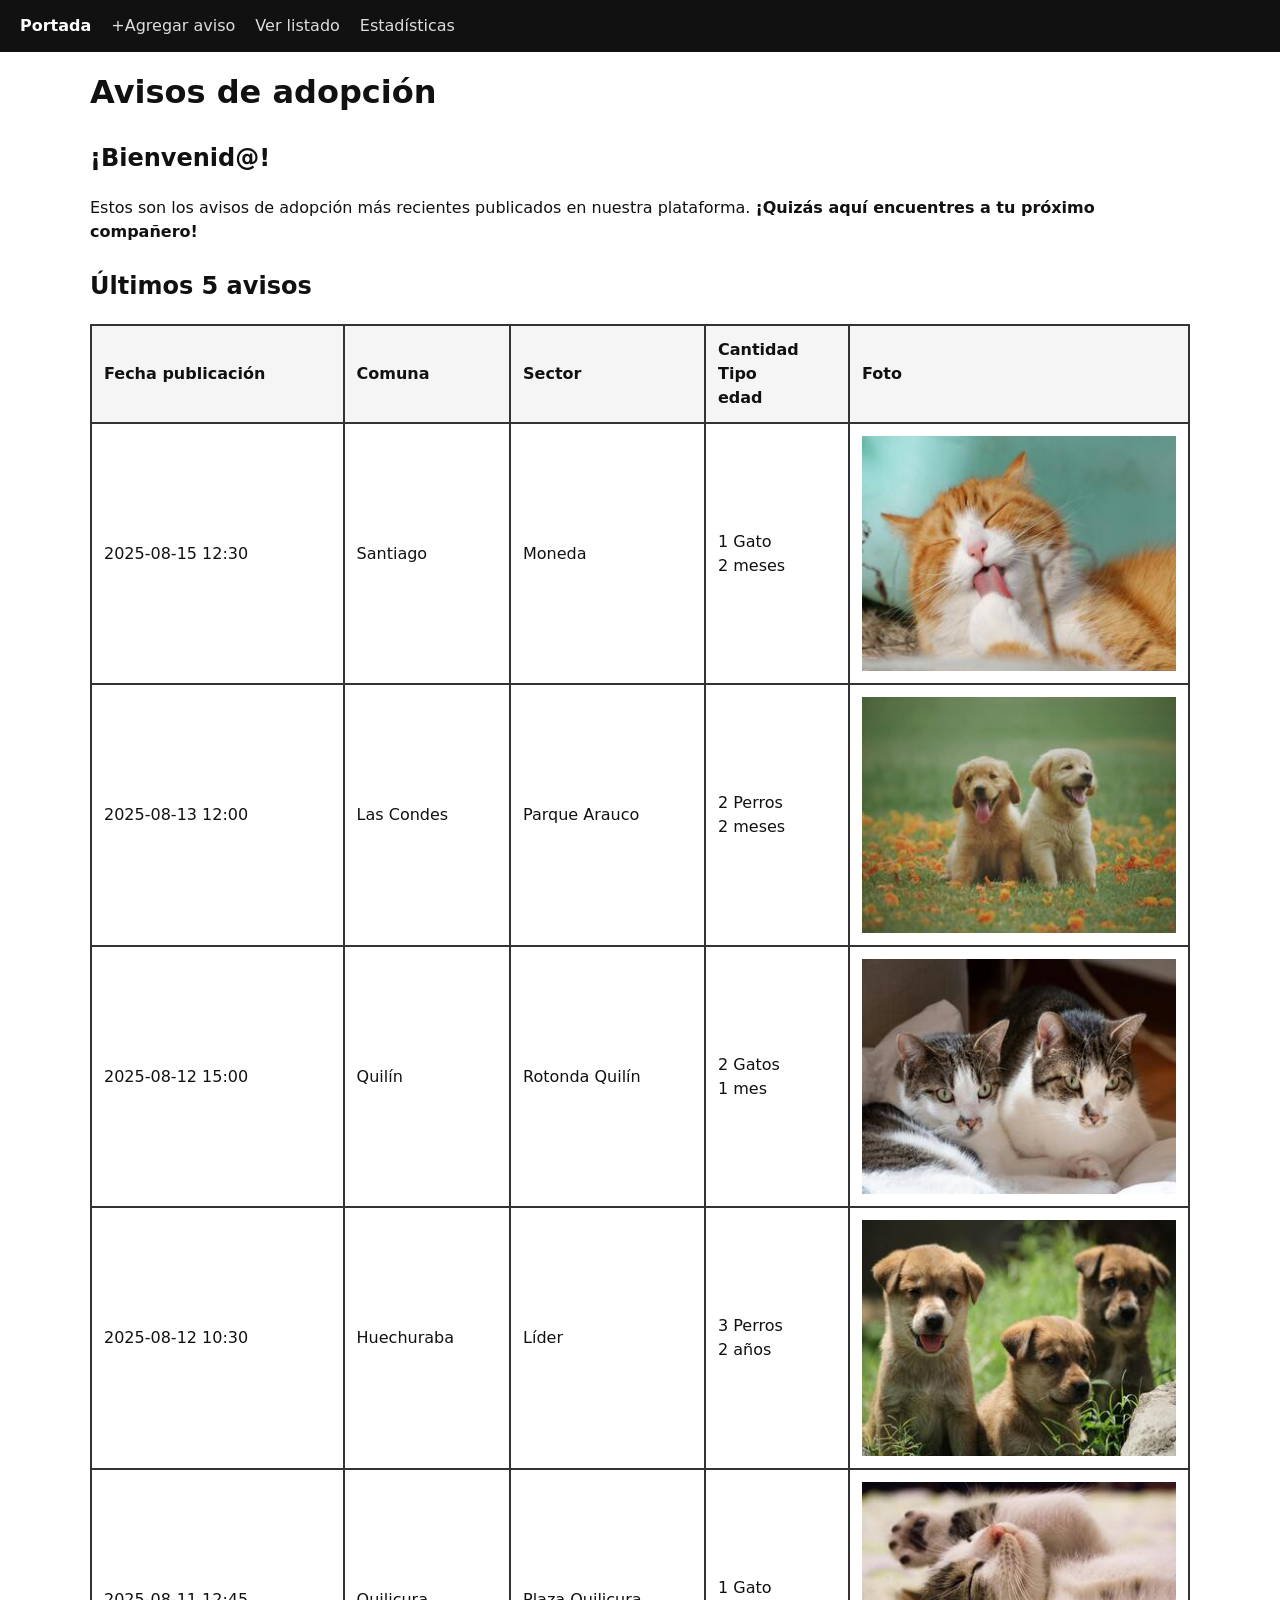
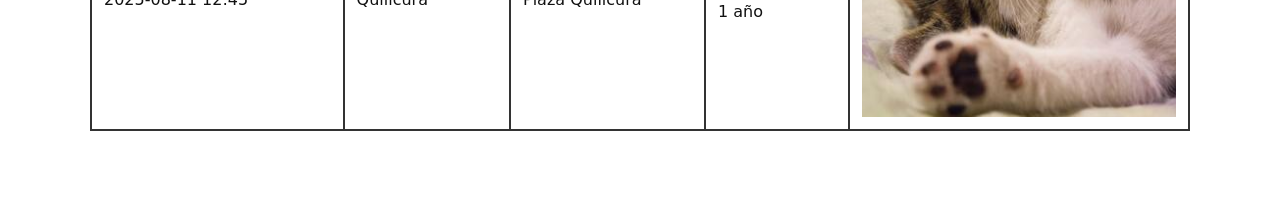
<file: index.html>
<!DOCTYPE html>
<html lang="es">
<head>
  <meta charset="utf-8">
  <meta name="viewport" content="width=device-width, initial-scale=1">
  <title>Avisos de adopción</title>
  <link rel="stylesheet" href="./styles.css">
</head>
<body>
<!-- Barra superior -->
  <nav class="topbar" aria-label="Atajos">
    <a class="active" href="./index.html">Portada</a>
    <a href="./agregar.html">+Agregar aviso</a>
    <a href="./listado.html">Ver listado</a>
    <a href="./estadisticas.html"> Estadísticas</a>
  </nav>

  <header class="site-header">
    <div class="container">
      <h1 class="site-title">Avisos de adopción</h1>
    </div>
  </header>

  <main class="container">
    <section class="intro">
      <h2>¡Bienvenid@!</h2>
      <p>
        Estos son los avisos de adopción más recientes publicados en nuestra plataforma.
        <strong>¡Quizás aquí encuentres a tu próximo compañero!</strong> 
      </p>
    </section>

    <section class="listado">
      <h2>Últimos 5 avisos</h2>
      <div class="tabla-wrapper">
        <table class="tabla-avisos">
          <thead>
            <tr>
              <th scope="col">Fecha publicación</th>
              <th scope="col">Comuna</th>
              <th scope="col">Sector</th>
              <th scope="col">Cantidad<br>Tipo<br>edad</th>
              <th scope="col">Foto</th>
            </tr>
          </thead>
          <tbody>
            <tr>
              <td>2025-08-15 12:30</td>
              <td>Santiago</td>
              <td>Moneda</td>
              <td>1 Gato<br>2 meses</td>
              <td><img src="./img/gatoNaranjo320.jpg" alt="Gato naranjo"></td>
            </tr>
            <tr>
              <td>2025-08-13 12:00</td>
              <td>Las Condes</td>
              <td>Parque Arauco</td>
              <td>2 Perros<br>2 meses</td>
              <td><img src="./img/duoPerros320.jpg" alt="Dos cachorros"></td>
            </tr>
            <tr>
              <td>2025-08-12 15:00</td>
              <td>Quilín</td>
              <td>Rotonda Quilín</td>
              <td>2 Gatos<br>1 mes</td>
              <td><img src="./img/duoGatos320.jpg" alt="Dos gatitos"></td>
            </tr>
            <tr>
              <td>2025-08-12 10:30</td>
              <td>Huechuraba</td>
              <td>Líder</td>
              <td>3 Perros<br>2 años</td>
              <td><img src="./img/3Perros320.jpg" alt="Tres cachorros"></td>
            </tr>
            <tr>
              <td>2025-08-11 12:45</td>
              <td>Quilicura</td>
              <td>Plaza Quilicura</td>
              <td>1 Gato<br>1 año</td>
              <td><img src="./img/gatoSolo320.jpg" alt="Gato solo"></td>
            </tr>
          </tbody>
        </table>
      </div>
    </section>
  </main>
</body>
</html>
</file>
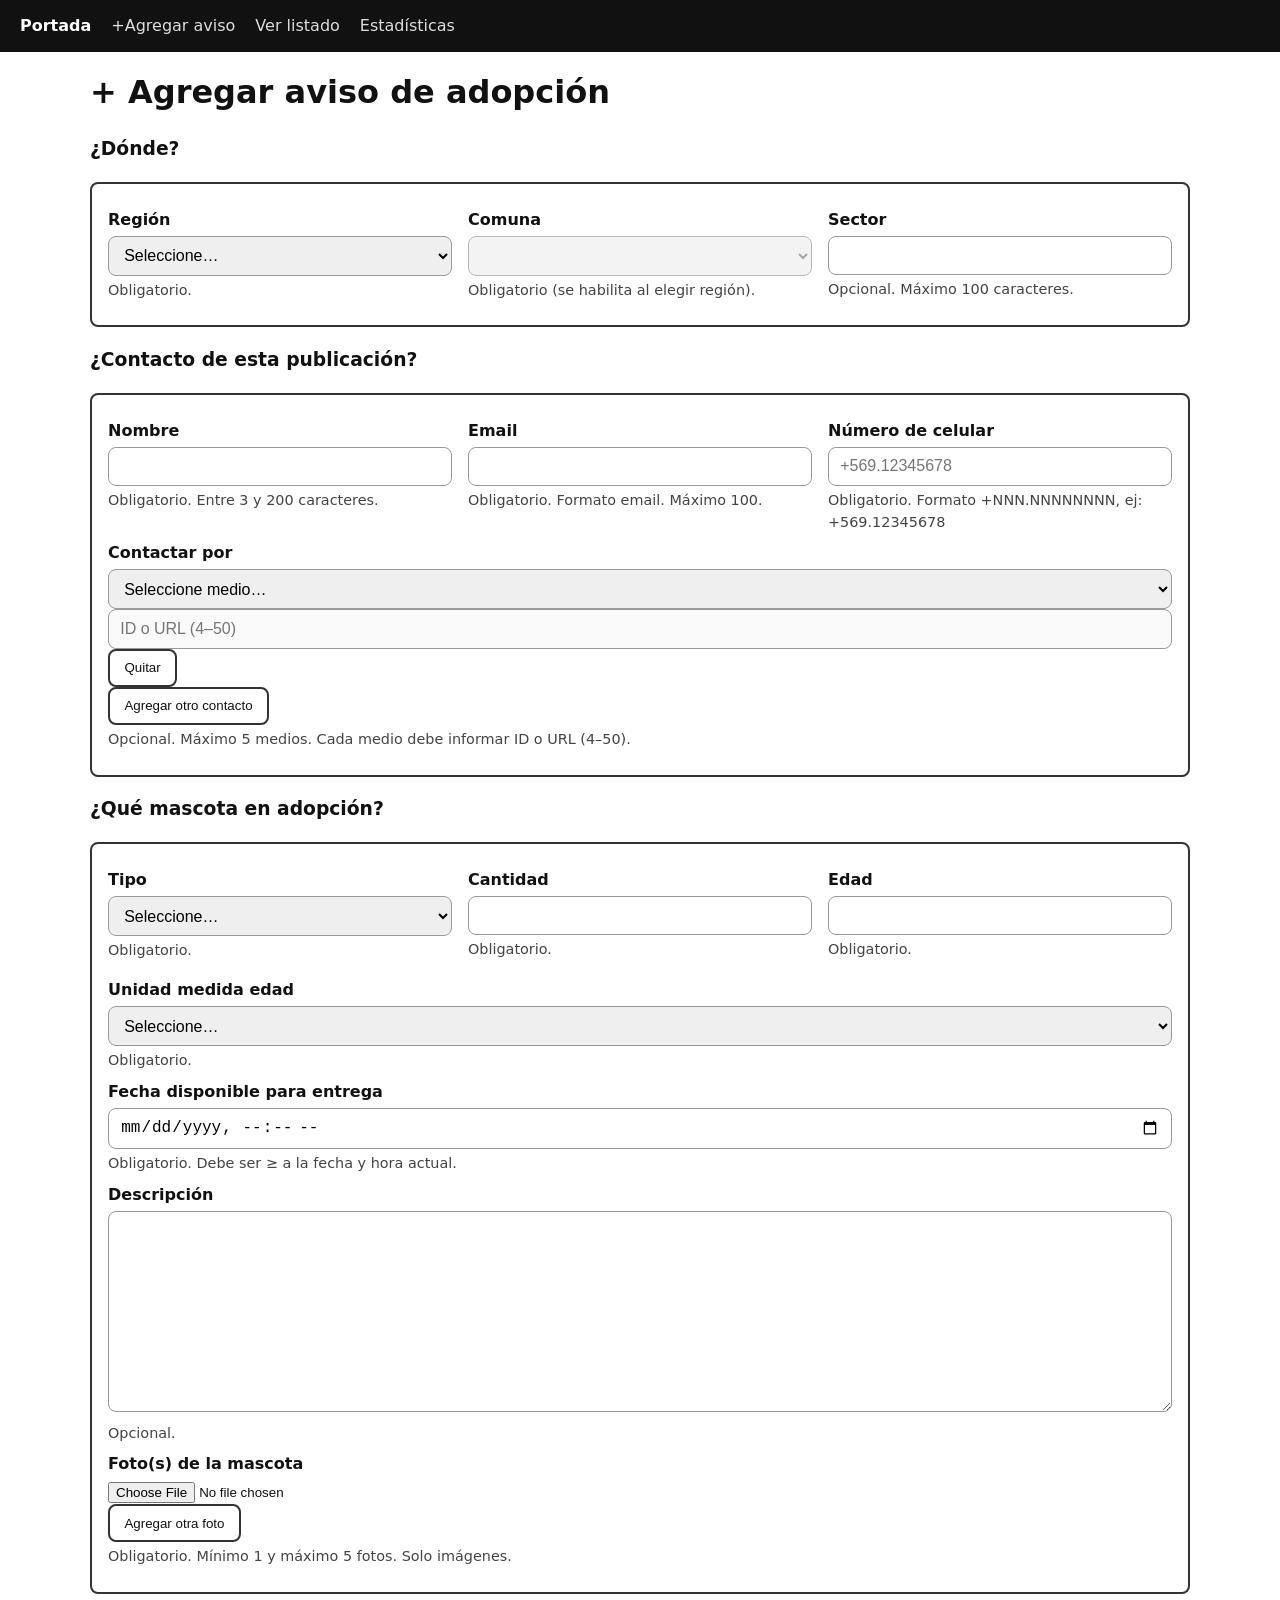
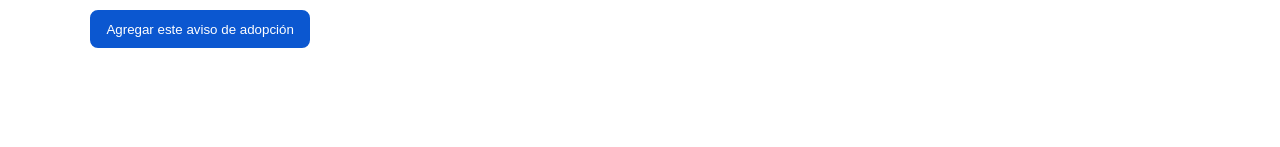
<file: agregar.html>
<!DOCTYPE html>
<html lang="es">
<head>
  <meta charset="utf-8">
  <meta name="viewport" content="width=device-width, initial-scale=1">
  <title>Agregar aviso de adopción</title>
  <link rel="stylesheet" href="./styles.css">
</head>
<body>
  <!-- Barra superior -->
  <nav class="topbar" aria-label="Atajos">
    <a class="active" href="./index.html">Portada</a>
    <a href="./agregar.html">+Agregar aviso</a>
    <a href="./listado.html">Ver listado</a>
    <a href="./estadisticas.html"> Estadísticas</a>
  </nav>

  <main class="container">
    <h1>+ Agregar aviso de adopción </h1>

    <!-- Caja de errores que se muestra solo si es que hay errores -->
    <div id="errores" class="error-box" role="alert" aria-live="assertive">
      <h3>Revisa estos campos:</h3>
      <ul id="lista-errores"></ul>
    </div>

    <!-- Mensaje de éxito que se muestra al confirmar envío -->
    <div id="resultado" class="ok-box" aria-live="polite">
      <h3>¡Hemos recibido la información de adopción, muchas gracias y suerte!</h3>
      <p><a class="boton" href="./index.html">Volver a la portada</a></p>
    </div>

    <form id="form-aviso" novalidate>
      <!-- ¿Dónde? -->
      <h3>¿Dónde?</h3>
      <fieldset>
        <div class="fila">
          <div class="ctrl">
            <label for="region">Región</label>
            <select id="region" name="region"></select>
            <p class="ayuda">Obligatorio.</p>
          </div>
          <div class="ctrl">
            <label for="comuna">Comuna</label>
            <select id="comuna" name="comuna" disabled></select>
            <p class="ayuda">Obligatorio (se habilita al elegir región).</p>
          </div>
          <div class="ctrl">
            <label for="sector">Sector</label>
            <input id="sector" name="sector" type="text" maxlength="100">
            <p class="ayuda">Opcional. Máximo 100 caracteres.</p>
          </div>
        </div>
      </fieldset>

      <!-- ¿Contacto? -->
      <h3>¿Contacto de esta publicación?</h3>
      <fieldset>
        <div class="fila">
          <div class="ctrl">
            <label for="nombre">Nombre</label>
            <input id="nombre" name="nombre" type="text">
            <p class="ayuda">Obligatorio. Entre 3 y 200 caracteres.</p>
          </div>
          <div class="ctrl">
            <label for="email">Email</label>
            <input id="email" name="email" type="email">
            <p class="ayuda">Obligatorio. Formato email. Máximo 100.</p>
          </div>
          <div class="ctrl">
            <label for="telefono">Número de celular</label>
            <input id="telefono" name="telefono" type="tel" placeholder="+569.12345678">
            <p class="ayuda">Obligatorio. Formato +NNN.NNNNNNNN, ej: +569.12345678</p>
          </div>
        </div>

        <div class="separador"></div>

        <div class="fila fila-compacta">
          <div class="ctrl" style="min-width:220px">
            <label>Contactar por</label>
            <div id="contactos" class="grid-contactos"></div>
            <button type="button" id="btn-add-contacto" class="boton" aria-describedby="ayuda-contactos">Agregar otro contacto</button>
            <p id="ayuda-contactos" class="ayuda">Opcional. Máximo 5 medios. Cada medio debe informar ID o URL (4–50).</p>
          </div>
        </div>
      </fieldset>

      <!-- ¿Qué mascota? -->
      <h3>¿Qué mascota en adopción?</h3>
      <fieldset>
        <div class="fila">
          <div class="ctrl">
            <label for="tipo">Tipo</label>
            <select id="tipo" name="tipo">
              <option value="">Seleccione…</option>
              <option value="gato">Gato</option>
              <option value="perro">Perro</option>
            </select>
            <p class="ayuda">Obligatorio.</p>
          </div>

          <div class="ctrl">
            <label for="cantidad">Cantidad</label>
            <input id="cantidad" name="cantidad" type="number" inputmode="numeric">
            <p class="ayuda">Obligatorio.</p>
          </div>

          <div class="ctrl">
            <label for="edad">Edad</label>
            <input id="edad" name="edad" type="number" inputmode="numeric">
            <p class="ayuda">Obligatorio.</p>
          </div>

          <div class="ctrl">
            <label for="unidad-edad">Unidad medida edad</label>
            <select id="unidad-edad" name="unidad-edad">
              <option value="">Seleccione…</option>
              <option value="meses">Meses</option>
              <option value="años">Años</option>
            </select>
            <p class="ayuda">Obligatorio.</p>
          </div>
        </div>

        <div class="fila">
          <div class="ctrl">
            <label for="fecha-entrega">Fecha disponible para entrega</label>
            <input id="fecha-entrega" name="fecha-entrega" type="datetime-local">
            <p class="ayuda">Obligatorio. Debe ser ≥ a la fecha y hora actual.</p>
          </div>
        </div>

        <div class="fila">
          <div class="ctrl">
            <label for="descripcion">Descripción</label>
            <textarea id="descripcion" name="descripcion" cols="50" rows="10"></textarea>
            <p class="ayuda">Opcional.</p>
          </div>
        </div>

        <div class="fila">
          <div class="ctrl">
            <label>Foto(s) de la mascota</label>
            <div id="fotos"></div>
            <button type="button" id="btn-add-foto" class="boton">Agregar otra foto</button>
            <p class="ayuda">Obligatorio. Mínimo 1 y máximo 5 fotos. Solo imágenes.</p>
          </div>
        </div>
      </fieldset>

      <div class="fila">
        <button type="button" id="btn-enviar" class="btn-primario">Agregar este aviso de adopción</button>
      </div>
    </form>
  </main>

  <script src="./region_comuna.js"></script>
  <script src="./app.js"></script>
</body>
</html>
</file>
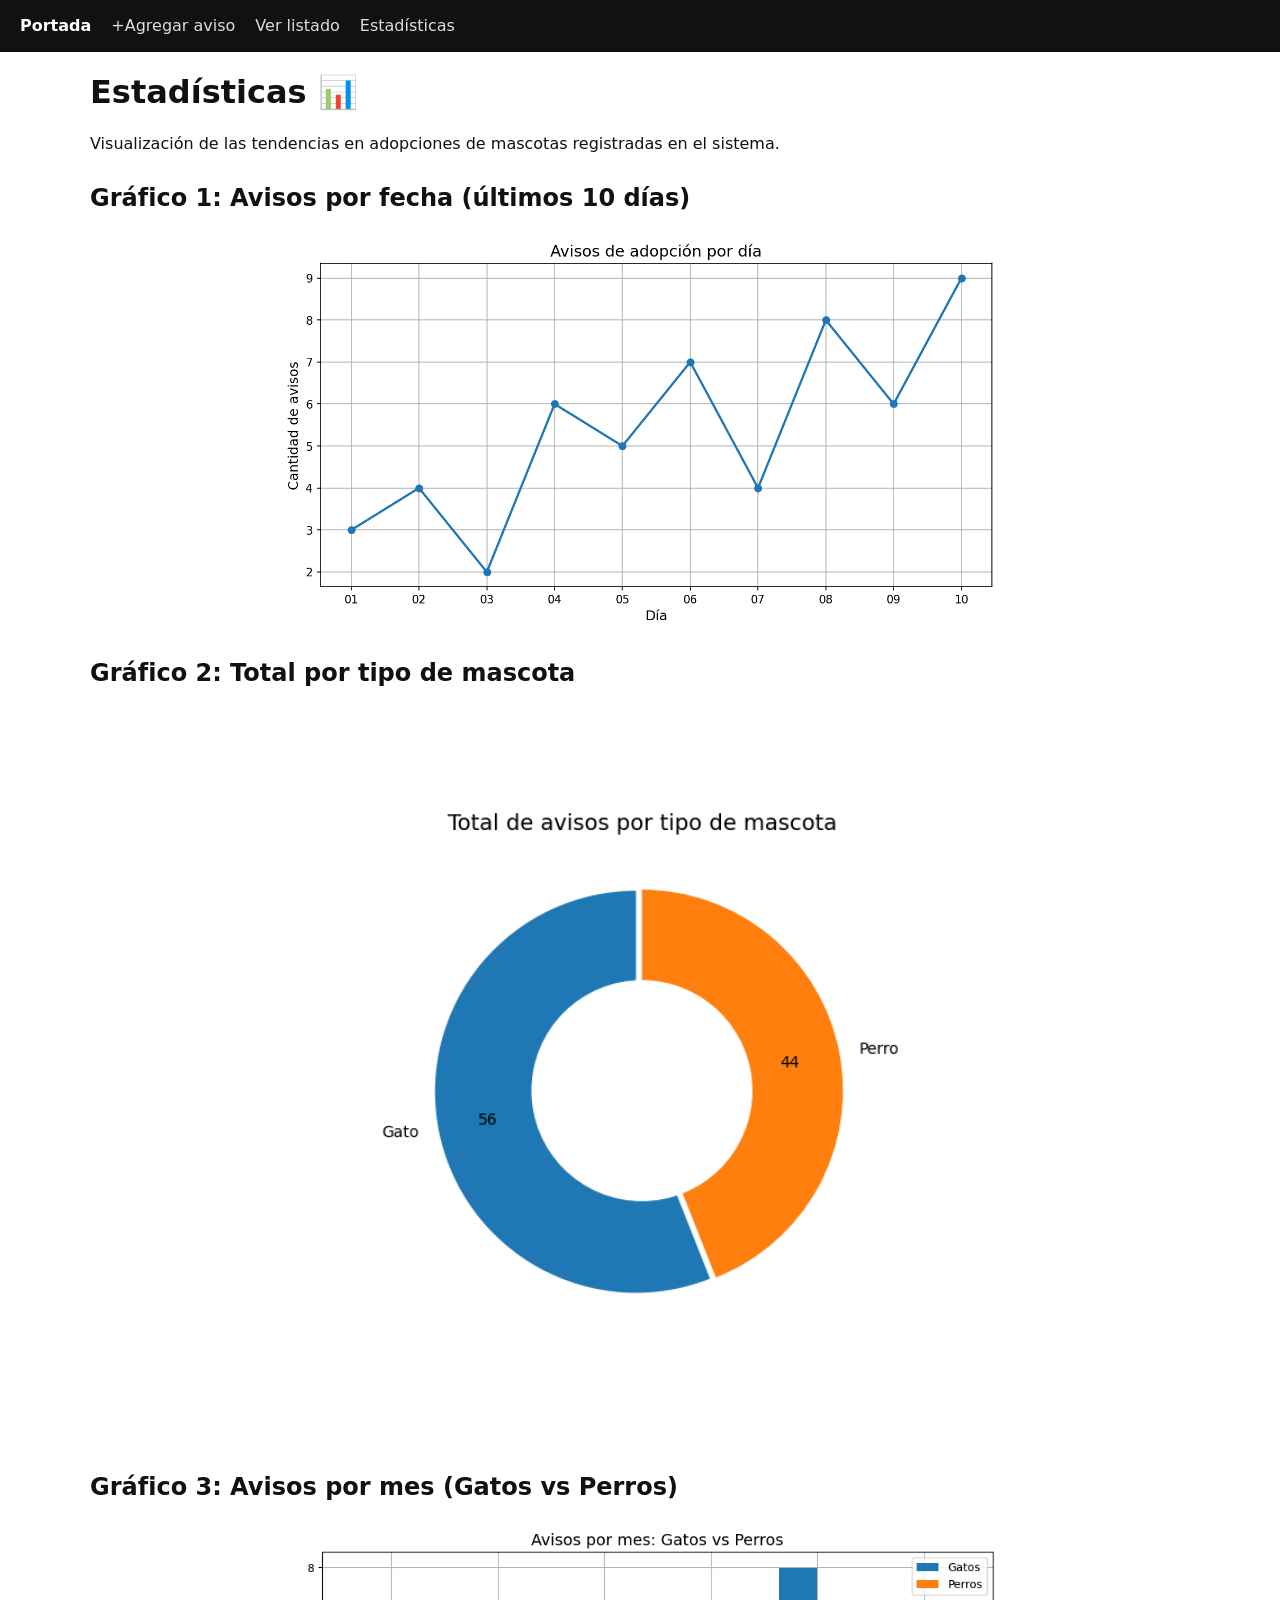
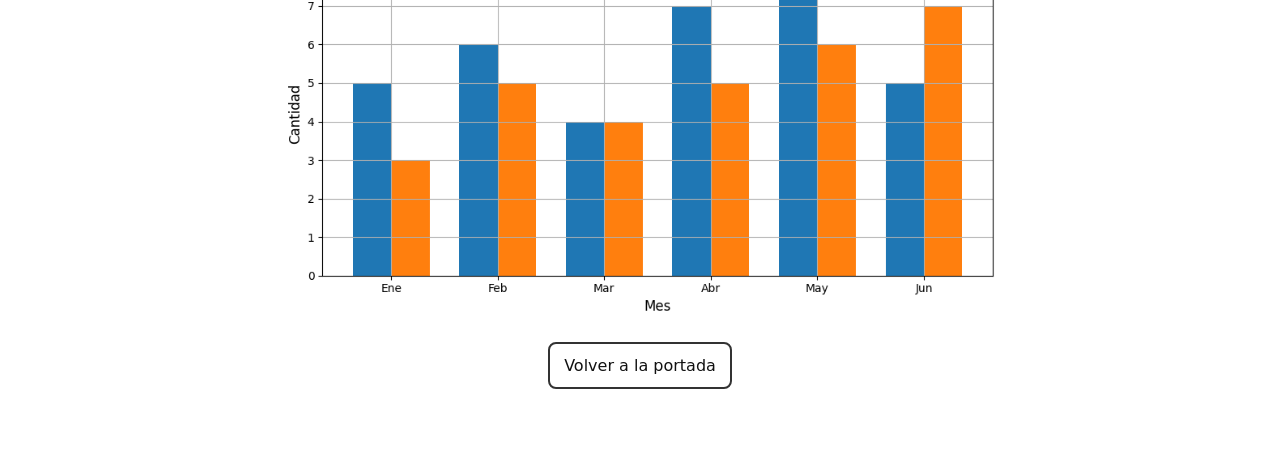
<file: estadisticas.html>
<!DOCTYPE html>
<html lang="es">
<head>
  <meta charset="utf-8">
  <meta name="viewport" content="width=device-width, initial-scale=1">
  <title>Estadísticas — Avisos de adopción</title>
  <link rel="stylesheet" href="./styles.css">
</head>
<body>
<!-- Barra superior -->
  <nav class="topbar" aria-label="Atajos">
    <a class="active" href="./index.html">Portada</a>
    <a href="./agregar.html">+Agregar aviso</a>
    <a href="./listado.html">Ver listado</a>
    <a href="./estadisticas.html"> Estadísticas</a>
  </nav>

  <main class="container">
    <h1>Estadísticas 📊 </h1>
    <p>Visualización de las tendencias en adopciones de mascotas registradas en el sistema.</p>

    <section class="estadisticas">
      <h2>Gráfico 1: Avisos por fecha (últimos 10 días)</h2>
      <img src="./img/lineas.png" alt="Gráfico de líneas avisos por fecha">

      <h2>Gráfico 2: Total por tipo de mascota</h2>
      <img src="./img/torta.png" alt="Gráfico de torta gatos vs perros" class="grafico-torta">


      <h2>Gráfico 3: Avisos por mes (Gatos vs Perros)</h2>
      <img src="./img/barras.png" alt="Gráfico de barras gatos vs perros por mes">
    </section>

    <div class="acciones" style="margin-top:20px">
      <a class="btn" href="./index.html">Volver a la portada</a>
    </div>
  </main>
</body>
</html>
</file>
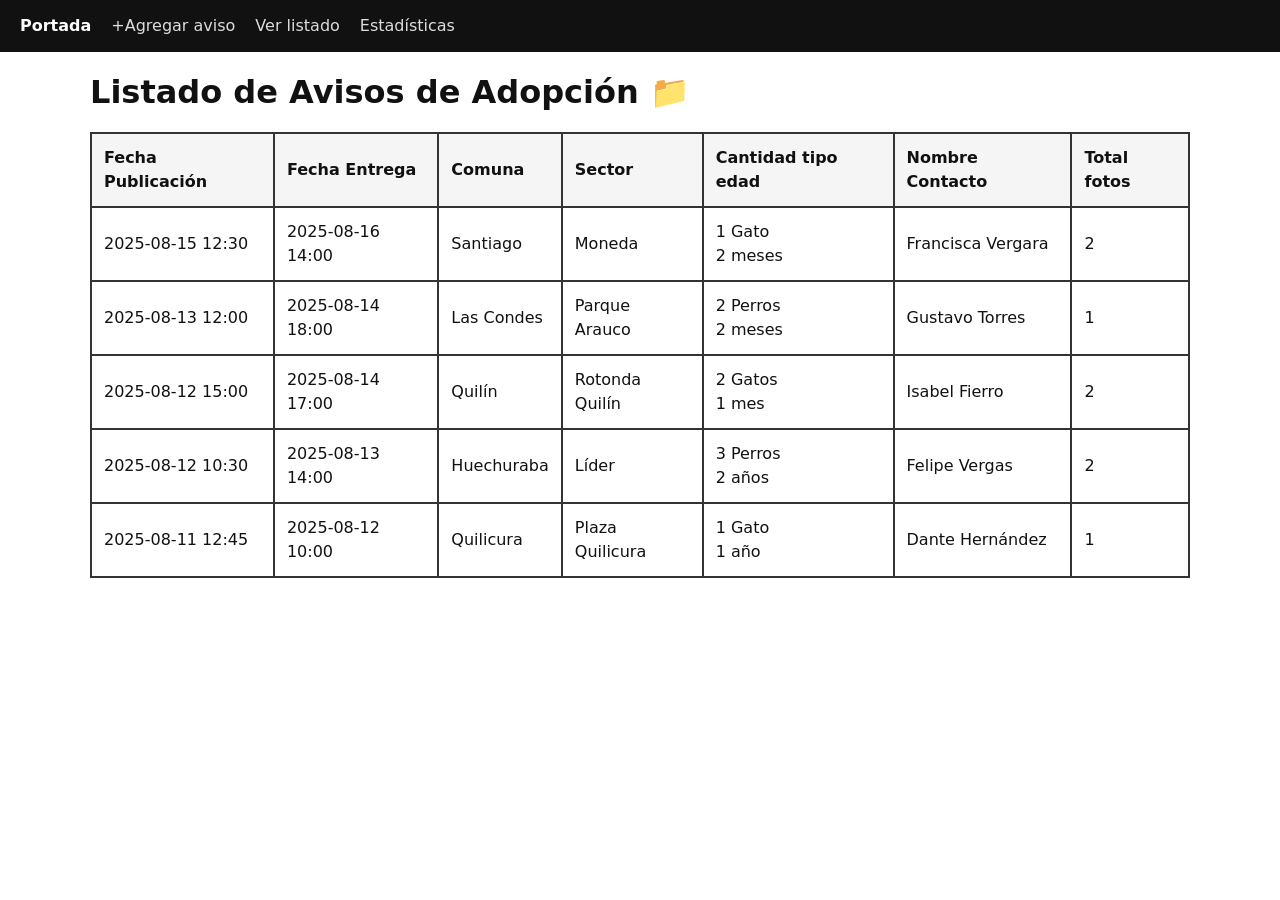
<file: listado.html>
<!DOCTYPE html>
<html lang="es">
<head>
  <meta charset="utf-8">
  <meta name="viewport" content="width=device-width, initial-scale=1">
  <title>Listado de Avisos de Adopción</title>
  <link rel="stylesheet" href="./styles.css">
</head>
<body>
 <!-- Barra superior -->
  <nav class="topbar" aria-label="Atajos">
    <a class="active" href="./index.html">Portada</a>
    <a href="./agregar.html">+Agregar aviso</a>
    <a href="./listado.html">Ver listado</a>
    <a href="./estadisticas.html"> Estadísticas</a>
  </nav>

  <main class="container">
    <h1>Listado de Avisos de Adopción 📁</h1>
    <div class="tabla-wrapper">
      <table id="tabla" class="listado-click">
        <thead>
          <tr>
            <th>Fecha Publicación</th>
            <th>Fecha Entrega</th>
            <th>Comuna</th>
            <th>Sector</th>
            <th>Cantidad tipo edad</th>
            <th>Nombre Contacto</th>
            <th>Total fotos</th>
          </tr>
        </thead>
        <tbody id="tbody"></tbody>
      </table>
    </div>
  </main>

  <script src="./avisos_data.js"></script>
  <script>
    const tbody = document.getElementById("tbody");
  
    AVISOS.forEach(a => {
      const tr = document.createElement("tr");
      tr.dataset.id = a.id;
      const { fechaPublicacion, fechaEntrega, comuna, sector, contacto, mascota, fotos } = a;
  
      tr.innerHTML = `
        <td>${fechaPublicacion}</td>
        <td>${fechaEntrega}</td>
        <td>${comuna}</td>
        <td>${sector}</td>
        <td>${mascota.cantidad} ${mascota.tipo}<br>${mascota.edad} ${mascota.unidad}</td>
        <td>${contacto.nombre}</td>
        <td>${(fotos?.fotos320 || []).length}</td>
      `;
      tbody.appendChild(tr);
    });
    tbody.addEventListener("click", (ev) => {
      const fila = ev.target.closest("tr[data-id]");
      if (fila) window.location.href = `./aviso.html?id=${fila.dataset.id}`;
    });
  </script>  
</body>
</html>
</file>
<file: styles.css>
/* Base */
*, *::before, *::after { box-sizing: border-box; }
html, body { height: 100%; }
body {
  margin: 0;
  font-family: system-ui, -apple-system, "Segoe UI", Roboto, Helvetica, Arial;
  line-height: 1.5;
  color: #111;
  background: #fff;
}

.container {
  width: min(1100px, 100% - 2rem);
  margin-inline: auto;
}

/* Barra superior*/
.topbar {
  position: sticky;
  top: 0;
  z-index: 10;
  display: flex;
  align-items: center;
  gap: 20px;
  height: 52px;
  padding: 0 20px;
  background: #111;
  color: #fff;
}

.topbar a {
  color: #ddd;
  text-decoration: none;
}

.topbar a.active {
  color: #fff;
  font-weight: 700;
}

/* Ti­tulos */
h1 { margin: 1rem 0; }
h2 { margin-top: 1.5rem; }

/* Botones */
.boton,
button,
a.btn {
  display: inline-block;
  padding: .6rem .9rem;
  border: 2px solid #333;
  border-radius: 8px;
  background: #fff;
  color: #111;
  font-weight: 500;
  text-decoration: none;
  cursor: pointer;
}

.boton:hover,
button:hover,
a.btn:hover { background: #f5f5f5; }

.btn-primario {
  background: #0b57d0;
  border-color: #0b57d0;
  color: #fff;
}

.btn-primario:hover { background: #0a4cc0; }

/* Contenedor de acciones */
.acciones {
  margin-top: 20px;        
  display: flex;
  gap: 12px;               
  justify-content: center; 
}

/* Tablas */
.tabla-wrapper { overflow-x: auto; }

table {
  width: 100%;
  border-collapse: collapse;
}

table, th, td { border: 2px solid #333; }

th, td {
  padding: 12px;
  vertical-align: middle;
  text-align: left;
}

th { background: #f5f5f5; }

/* Solo el listado es clickeable */
.listado-click tbody tr { cursor: pointer; }
.listado-click tbody tr:hover { background: #f8fbff; }

/* Tabla portada */
.tabla-avisos th:last-child,
.tabla-avisos td:last-child { width: 340px; }

.tabla-avisos img {
  display: block;
  max-width: 100%;
  height: auto;
}

/* Formularios */
fieldset {
  margin: 1rem 0;
  padding: 1rem;
  border: 2px solid #333;
  border-radius: 8px;
}

legend {
  padding: 0 .5rem;
  font-weight: 700;
}

.fila {
  display: flex;
  flex-wrap: wrap;
  gap: 1rem;
  margin: .5rem 0;
}

.ctrl { flex: 1 1 280px; min-width: 240px; }

label {
  display: block;
  margin-bottom: .25rem;
  font-weight: 600;
}

input[type="text"],
input[type="email"],
input[type="tel"],
input[type="number"],
input[type="datetime-local"],
select,
textarea {
  width: 100%;
  padding: .6rem .7rem;
  border: 1px solid #999;
  border-radius: 8px;
  font-size: 1rem;
}

textarea { resize: vertical; }

.ayuda {
  margin: .25rem 0 0;
  font-size: .9rem;
  color: #444;
}

/* Alertas */
.error-box,
.ok-box {
  margin: 1rem 0;
  padding: 1rem;
  border-radius: 8px;
  display: none; 
}

.error-box {
  background: #ffe8e6;
  border-left: 6px solid #c00;
  padding: .75rem;
}

.ok-box {
  background: #e7f7ed;
  border-left: 6px solid #198754;
}

/* Bloques y grid */
.bloque {
  margin: 1rem 0;
  padding: 1rem;
  border: 1px solid #ddd;
  border-radius: 12px;
}

.grid {
  display: grid;
  grid-template-columns: 1fr 1fr;
  gap: 12px;
}

.label { font-weight: 700; }

.fotos {
  display: grid;
  grid-template-columns: repeat(auto-fill, minmax(320px, 1fr));
  gap: 16px;
}

.fotos img {
  display: block;
  width: 320px;
  height: 240px;
  object-fit: cover;
  border-radius: 12px;
  cursor: pointer;
}

/* Modal */
.modal {
  position: fixed;
  inset: 0;
  display: none;
  align-items: center;
  justify-content: center;
  padding: 1rem;
  background: rgba(0,0,0,.6);
}

.modal[open] { display: flex; }
.modal-card {
  max-width: 820px;
  padding: 12px;
  background: #fff;
  border-radius: 12px;
}
.modal img {
  width: 800px;
  height: 600px;
  display: block;
  object-fit: cover;
  border-radius: 8px;
}
.modal .cerrar { margin-top: 8px; }
@media (max-width: 840px) {
  .modal img { width: 100%; height: auto; }
}

/* Espaciado al final de la pÃ¡gina */
html, body { min-height: 100%; }
main { padding-bottom: 80px; }

/* Estadisticas */
.estadisticas img {
  max-width: 720px; 
  width: 100%;
  height: auto;
  display: block;
  margin: 1rem auto;
}

.grafico-torta {
  transform: scale(0.75);     
  transform-origin: center;
  display: block;
  margin: 1rem auto;
}
</file>
